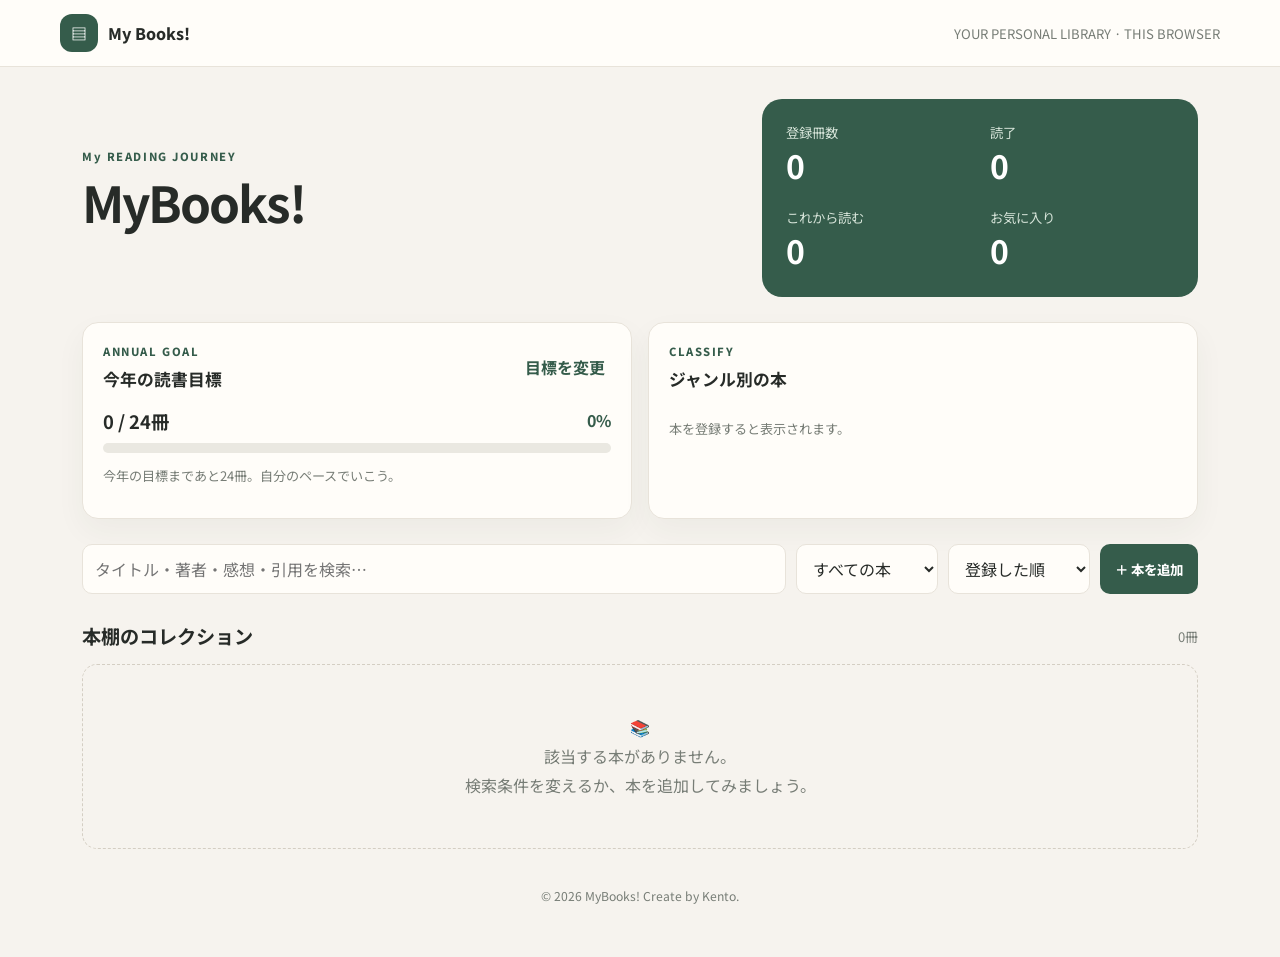
<file: index.html>
<!doctype html>
<html lang="ja">
<head>
<meta charset="utf-8"><meta name="viewport" content="width=device-width,initial-scale=1">
<meta name="description" content="自分だけの読書記録を管理するMy Bookshelf">
<title>MyBooks!</title><link rel="stylesheet" href="styles.css">
</head>
<body>
<header class="topbar"><a class="brand" href="#"><span class="mark">▤</span>My Books!</a><div class="head-note">Read,Feel,Share on MyBooks!</div></header>
<main class="wrap">
<section class="hero"><div><p class="eyebrow">My READING JOURNEY</p><h1>MyBooks!</h1><p class="lead"></p></div>
<div class="stats"><div><small>登録冊数</small><strong id="total">0</strong></div><div><small>読了</small><strong id="read">0</strong></div><div><small>これから読む</small><strong id="unread">0</strong></div><div><small>お気に入り</small><strong id="favorite">0</strong></div></div></section>
<section class="dashboard"><div class="panel"><div class="section-head"><div><p class="eyebrow">ANNUAL GOAL</p><h2>今年の読書目標</h2></div><button class="text-btn" id="goalEdit">目標を変更</button></div><div class="goal-line"><strong><span id="goalRead">0</span> / <span id="goalTarget">24</span>冊</strong><b id="goalPct">0%</b></div><div class="progress"><span id="goalBar"></span></div><p class="muted" id="goalMessage">一冊ずつ、自分のペースで。</p></div><div class="panel"><p class="eyebrow">CLASSIFY</p><h2>ジャンル別の本</h2><div id="genres" class="genres"></div></div></section>
<section class="toolbar"><input id="search" type="search" placeholder="タイトル・著者・感想・引用を検索…" aria-label="検索"><select id="filter"><option value="all">すべての本</option><option value="read">読了</option><option value="unread">これから読む</option><option value="favorite">お気に入り</option></select><select id="sort"><option value="new">登録した順</option><option value="title">タイトル順</option><option value="rating">評価が高い順</option><option value="date">読了日順</option></select><button class="btn primary" id="add">＋ 本を追加</button></section>
<div class="section-head collection"><h2>本棚のコレクション</h2><span class="muted" id="count">0冊</span></div><section id="books" class="books" aria-live="polite"></section>
<footer>© 2026 MyBooks! Create by Kento.</footer>
</main>
<dialog id="bookDialog"><form id="bookForm"><div class="dialog-head"><div><p class="eyebrow">BOOK DETAILS</p><h2 id="dialogTitle">本を追加する</h2></div><button type="button" class="x" data-close>×</button></div><input type="hidden" id="id"><div class="form-grid">
<div class="field full"><label for="title">タイトル *</label><input id="title" required maxlength="120"></div>
<div class="field"><label for="author">著者</label><input id="author" maxlength="100"></div>
<div class="field"><label for="category">ジャンル</label><select id="category"><option>IT・技術</option><option>小説</option><option>ビジネス</option><option>学習・資格</option><option>エッセイ</option><option>漫画</option><option>その他</option></select></div>
<div class="field"><label for="status">読書状況</label><select id="status"><option value="read">読了</option><option value="unread">これから読む</option></select></div>
<div class="field"><label for="rating">評価</label><select id="rating"><option value="0">未評価</option><option value="1">★☆☆☆☆</option><option value="2">★★☆☆☆</option><option value="3">★★★☆☆</option><option value="4">★★★★☆</option><option value="5">★★★★★</option></select></div>
<div class="field"><label for="readDate">読了日</label><input id="readDate" type="date"></div>
<div class="field"><label for="purchaseDate">購入日</label><input id="purchaseDate" type="date"></div>
<div class="field"><label for="color">表紙の色</label><select id="color"><option value="#52796f">フォレストグリーン</option><option value="#647da5">ブルー</option><option value="#b96b55">テラコッタ</option><option value="#8c719d">ラベンダー</option><option value="#c49a43">マスタード</option><option value="#4d6570">スレート</option><option value="#b8798a">ローズ</option></select></div>
<div class="field"><label for="favoriteInput">お気に入り</label><select id="favoriteInput"><option value="0">通常</option><option value="1">♥ お気に入り</option></select></div>
<div class="field full"><label for="coverUrl">表紙画像URL（任意）</label><input id="coverUrl" type="url" placeholder="https://example.com/cover.jpg"></div>
<div class="field full"><label for="memo">感想・読書メモ</label><textarea id="memo" maxlength="1500"></textarea></div>
<div class="field full"><label for="quote">心に残った言葉・引用</label><textarea id="quote" maxlength="1000"></textarea></div>
</div><p class="muted note">画像ファイル本体のアップロードには未対応です。画像URLを指定してください。本のデータはこのブラウザー内に保存されます。</p><div class="dialog-actions"><button type="button" class="btn danger" id="delete" hidden>削除</button><span class="spacer"></span><button type="button" class="btn quiet" data-close>キャンセル</button><button class="btn primary" type="submit">保存する</button></div></form></dialog>
<dialog id="goalDialog"><form id="goalForm"><div class="dialog-head"><h2>年間読書目標</h2><button type="button" class="x" data-close>×</button></div><div class="field"><label for="goalInput">今年読み終えたい冊数</label><input id="goalInput" type="number" min="1" max="999" required></div><div class="dialog-actions"><span class="spacer"></span><button type="button" class="btn quiet" data-close>キャンセル</button><button class="btn primary">保存</button></div></form></dialog>
<script src="app.js"></script>
</body></html>
</file>
<file: styles.css>
@import url('https://fonts.googleapis.com/css2?family=Noto+Sans+JP:wght@400;500;600;700;800&display=swap');
:root{--bg:#f6f3ee;--paper:#fffdf9;--ink:#272b28;--muted:#777d76;--green:#355c4b;--green2:#e4ede5;--line:#e8e3da;--shadow:0 12px 30px #24392b0c}*{box-sizing:border-box}body{margin:0;background:var(--bg);color:var(--ink);font-family:"Noto Sans JP",system-ui,sans-serif}button,input,select,textarea{font:inherit}button{cursor:pointer}.topbar{background:var(--paper);border-bottom:1px solid var(--line);padding:14px max(20px,calc((100vw - 1160px)/2));display:flex;justify-content:space-between;align-items:center}.brand{display:flex;gap:10px;align-items:center;font-weight:800;text-decoration:none;color:var(--ink)}.mark{width:38px;height:38px;display:grid;place-items:center;background:var(--green);color:white;border-radius:12px}.head-note,.muted{color:var(--muted);font-size:.82rem}.wrap{max-width:1160px;margin:auto;padding:32px 22px 52px}.hero{display:grid;grid-template-columns:1.2fr .8fr;gap:25px;align-items:center}.eyebrow{font-size:.7rem;font-weight:800;letter-spacing:.14em;color:var(--green);margin:0 0 8px}.hero h1{font-size:clamp(2rem,4vw,3.1rem);line-height:1.2;letter-spacing:-.04em;margin:0 0 14px}.lead{line-height:1.8;color:var(--muted)}.stats{background:var(--green);color:#fff;border-radius:20px;padding:24px;display:grid;grid-template-columns:1fr 1fr;gap:20px}.stats small{display:block;color:#d5e3d8}.stats strong{font-size:2rem}.dashboard{display:grid;grid-template-columns:1fr 1fr;gap:16px;margin:25px 0}.panel{background:var(--paper);border:1px solid var(--line);border-radius:16px;padding:20px;box-shadow:var(--shadow)}h2{font-size:1.05rem;margin:0}.section-head{display:flex;justify-content:space-between;align-items:center;gap:10px}.text-btn{border:0;background:none;color:var(--green);font-weight:700}.goal-line{display:flex;justify-content:space-between;margin:17px 0 9px}.goal-line strong{font-size:1.15rem}.goal-line b{color:var(--green)}.progress,.genre-track{background:#eae8e1;border-radius:99px;overflow:hidden}.progress{height:10px}.progress span{display:block;height:100%;background:var(--green);width:0;transition:width .2s}.genres{display:grid;gap:9px;margin-top:15px}.genre-row{display:grid;grid-template-columns:85px 1fr 20px;gap:9px;align-items:center;font-size:.77rem}.genre-track{height:8px}.genre-track span{display:block;height:100%;background:#72917d}.toolbar{display:flex;gap:10px;flex-wrap:wrap;margin:25px 0}.toolbar input[type=search]{flex:1;min-width:210px}.toolbar input,.toolbar select,.field input,.field select,.field textarea{border:1px solid var(--line);background:var(--paper);padding:11px 12px;border-radius:10px;color:var(--ink);outline-color:#72917d}.btn{border:0;border-radius:10px;padding:11px 15px;font-size:.84rem;font-weight:750}.primary{background:var(--green);color:white}.secondary{background:var(--green2);color:var(--green)}.quiet{background:#efede6;color:#4e584f}.danger{background:#f7e7e2;color:#9a4939}.collection{margin:28px 0 14px}.collection h2{font-size:1.2rem}.books{display:grid;grid-template-columns:repeat(4,minmax(0,1fr));gap:16px}.book{background:var(--paper);border:1px solid var(--line);border-radius:15px;overflow:hidden;display:flex;flex-direction:column;min-width:0;box-shadow:var(--shadow)}.cover{height:185px;display:flex;align-items:center;justify-content:center;text-align:center;padding:15px;color:white;font-weight:800;font-size:1.2rem;line-height:1.4;background-size:cover;background-position:center;text-shadow:0 2px 8px #0004;overflow-wrap:anywhere}.book-body{padding:14px;display:flex;flex-direction:column;flex:1}.tags{display:flex;flex-wrap:wrap;gap:5px;margin-bottom:9px}.tag{font-size:.67rem;padding:4px 7px;background:var(--green2);color:var(--green);border-radius:99px;font-weight:700}.tag.unread{background:#f8e9df;color:#98572f}.book h3{font-size:.95rem;line-height:1.5;margin:0 0 4px;overflow-wrap:anywhere}.author,.dates{font-size:.76rem;color:var(--muted)}.stars{color:#c98938;font-size:.85rem;margin-top:6px}.memo,.quote{font-size:.79rem;line-height:1.65;overflow-wrap:anywhere}.quote{border-left:3px solid #c4d5c8;padding-left:9px;color:#4e6b59}.book-actions{display:flex;gap:7px;margin-top:auto;padding-top:12px}.small{flex:1;border:1px solid var(--line);background:transparent;border-radius:8px;padding:8px;font-size:.75rem}.empty{grid-column:1/-1;text-align:center;padding:48px 15px;border:1px dashed #d4cec3;border-radius:15px;color:var(--muted);line-height:1.8}.backup{display:flex;justify-content:space-between;gap:16px;align-items:center;margin-top:28px}.backup h2{margin-bottom:5px}.backup p{margin:0}.backup-actions{display:flex;gap:8px;flex-wrap:wrap}footer{text-align:center;color:var(--muted);font-size:.76rem;margin-top:38px}dialog{border:0;border-radius:18px;padding:0;width:min(650px,calc(100% - 26px));max-height:90vh;background:var(--paper);color:var(--ink);box-shadow:0 25px 80px #0003}dialog::backdrop{background:#17221db3;backdrop-filter:blur(3px)}dialog form{padding:24px;max-height:90vh;overflow:auto}.dialog-head{display:flex;justify-content:space-between;align-items:center;margin-bottom:18px}.dialog-head h2{font-size:1.25rem}.x{border:0;background:var(--green2);color:var(--green);border-radius:50%;width:34px;height:34px;font-size:1.2rem}.form-grid{display:grid;grid-template-columns:1fr 1fr;gap:13px}.field{display:flex;flex-direction:column;gap:6px;min-width:0}.field.full{grid-column:1/-1}.field label{font-size:.8rem;font-weight:750}.field textarea{min-height:78px;resize:vertical}.note{font-size:.75rem;line-height:1.6}.dialog-actions{display:flex;gap:8px;align-items:center;margin-top:17px}.spacer{flex:1}@media(max-width:900px){.books{grid-template-columns:repeat(3,minmax(0,1fr))}.hero{grid-template-columns:1fr}.dashboard{grid-template-columns:1fr 1fr}}@media(max-width:650px){.wrap{padding:22px 14px 42px}.head-note{display:none}.books{grid-template-columns:repeat(2,minmax(0,1fr));gap:10px}.cover{height:145px;font-size:1rem}.book-body{padding:11px}.dashboard{grid-template-columns:1fr}.toolbar>*{width:100%}.toolbar input[type=search]{min-width:100%}.backup{align-items:flex-start;flex-direction:column}.form-grid{grid-template-columns:1fr}.field.full{grid-column:auto}}
</file>
